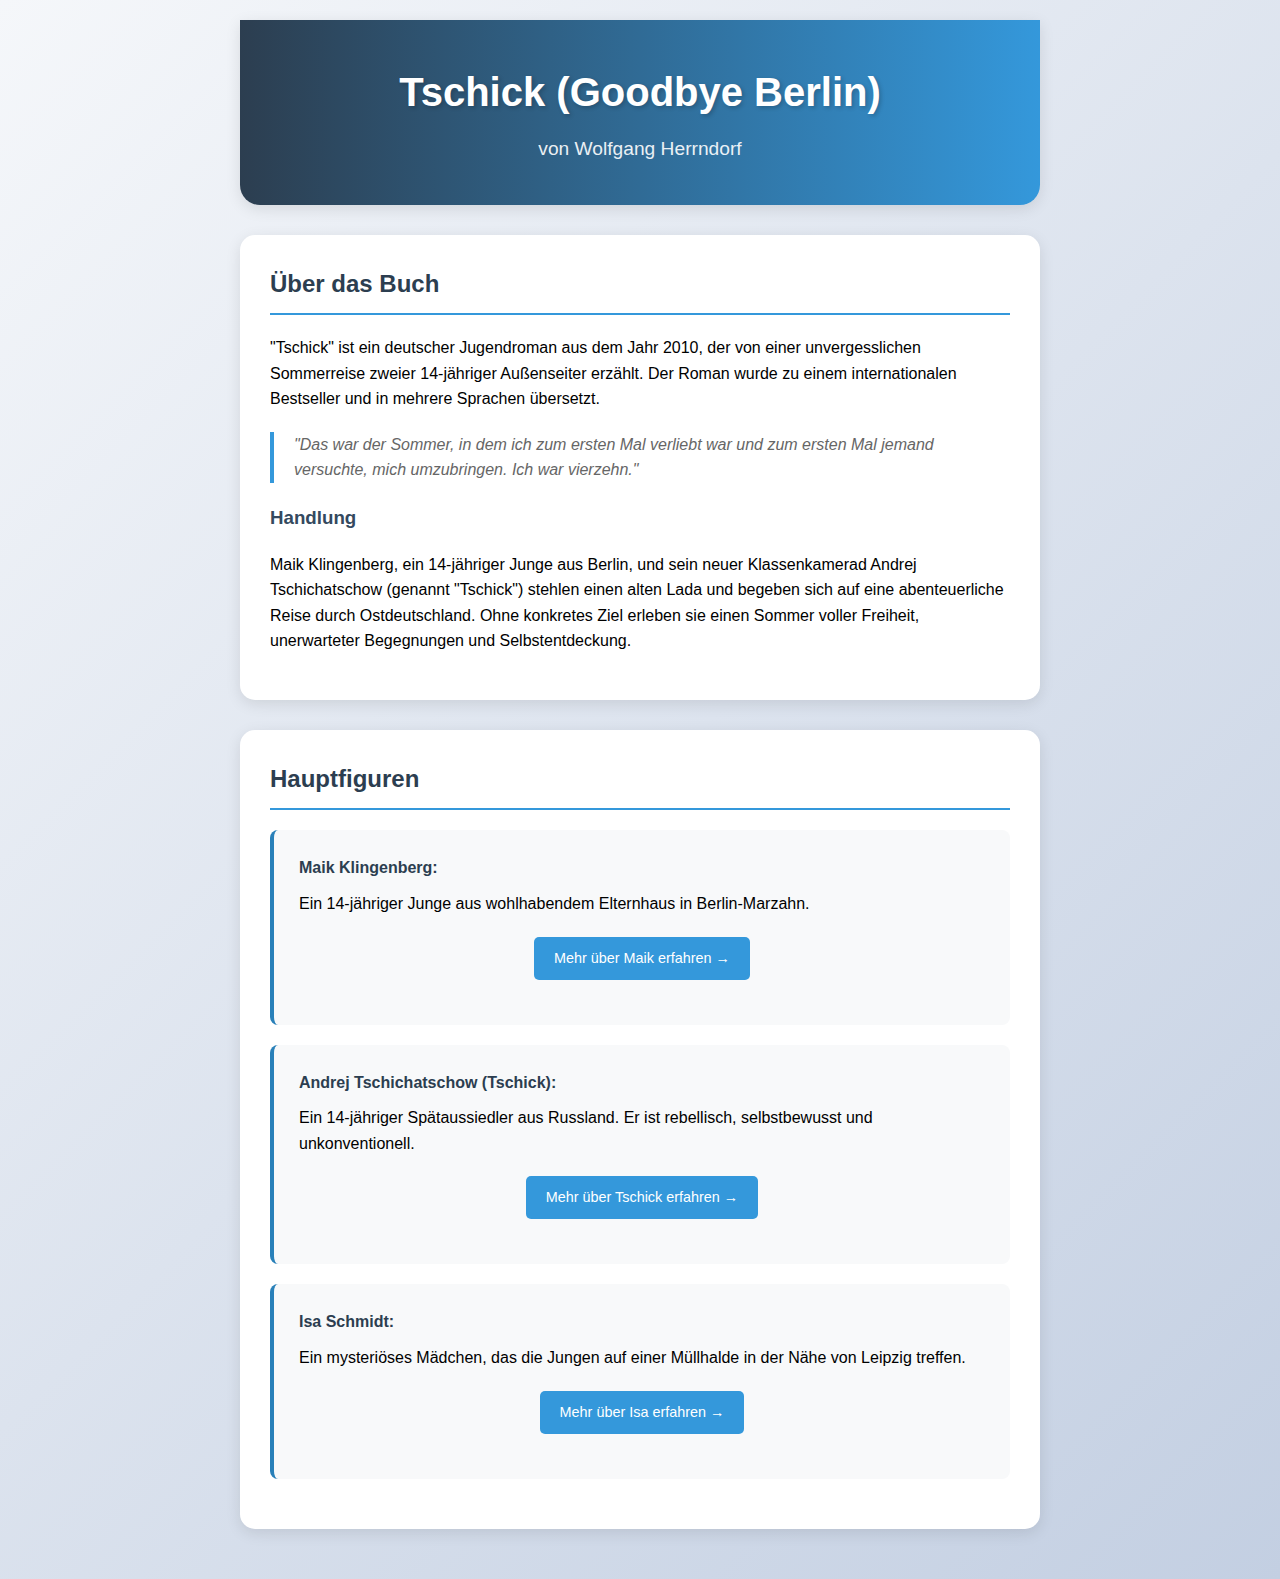
<file: index.html>
<!DOCTYPE html>
<html lang="de">
<head>
    <meta charset="UTF-8">
    <meta name="viewport" content="width=device-width, initial-scale=1.0">
    <title>Tschick (Goodbye Berlin)</title>
    <style>
        body {
            font-family: 'Segoe UI', Tahoma, Geneva, Verdana, sans-serif;
            line-height: 1.6;
            margin: 0;
            padding: 0;
            background: linear-gradient(135deg, #f5f7fa 0%, #c3cfe2 100%);
            min-height: 100vh;
        }

        .container {
            max-width: 800px;
            margin: 0 auto;
            padding: 20px;
        }

        .header {
            text-align: center;
            padding: 40px 20px;
            background: linear-gradient(to right, #2c3e50, #3498db);
            color: white;
            margin-bottom: 30px;
            border-radius: 0 0 20px 20px;
            box-shadow: 0 4px 15px rgba(0,0,0,0.1);
        }

        .header h1 {
            font-size: 2.5em;
            margin: 0;
            text-shadow: 2px 2px 4px rgba(0,0,0,0.2);
        }

        .header p {
            font-size: 1.2em;
            margin: 10px 0 0;
            opacity: 0.9;
        }

        .book-info, .characters {
            background-color: white;
            padding: 30px;
            border-radius: 15px;
            box-shadow: 0 4px 15px rgba(0,0,0,0.1);
            margin-bottom: 30px;
            transition: transform 0.3s ease;
        }

        .book-info:hover, .characters:hover {
            transform: translateY(-5px);
        }

        h2 {
            color: #2c3e50;
            border-bottom: 2px solid #3498db;
            padding-bottom: 10px;
            margin-top: 0;
        }

        h3 {
            color: #34495e;
        }

        ul {
            list-style-type: none;
            padding: 0;
        }

        li {
            padding: 15px;
            margin-bottom: 10px;
            background-color: #f8f9fa;
            border-radius: 8px;
            border-left: 4px solid #3498db;
        }

        strong {
            color: #2c3e50;
        }

        .quote {
            font-style: italic;
            color: #666;
            border-left: 4px solid #3498db;
            padding-left: 20px;
            margin: 20px 0;
        }

        @media (max-width: 600px) {
            .container {
                padding: 10px;
            }
            .header {
                padding: 20px;
            }
            .book-info, .characters {
                padding: 20px;
            }
        }

        .character-main {
            background-color: #e8f4fc;
            border-left: 4px solid #2980b9;
            padding: 20px;
        }
        
        .characters li {
            margin-bottom: 20px;
            transition: all 0.3s ease;
        }
        
        .characters li:hover {
            transform: translateX(10px);
            box-shadow: 0 2px 10px rgba(0,0,0,0.1);
        }

        .character-quotes {
            margin: 20px 0;
            padding: 15px;
            background-color: #f1f9ff;
            border-radius: 8px;
        }
        
        .character-quotes h4 {
            color: #2c3e50;
            margin-top: 0;
        }
        
        .character-quotes .quote {
            margin: 10px 0;
            padding: 10px 15px;
            background-color: white;
            border-radius: 6px;
            border-left: 3px solid #3498db;
        }
        
        .character-details {
            margin-top: 20px;
        }
        
        .traits-list {
            display: flex;
            flex-wrap: wrap;
            gap: 10px;
            margin-top: 10px;
        }
        
        .traits-list li {
            background-color: #e8f4fc;
            padding: 5px 15px;
            border-radius: 15px;
            font-size: 0.9em;
            margin: 0;
            border: none;
        }
        
        .character-main {
            background-color: #f8f9fa;
            border-left: 4px solid #2980b9;
            padding: 25px;
        }
        
        .character-main p {
            margin: 10px 0;
            line-height: 1.6;
        }

        .character-development {
            margin-top: 20px;
            padding: 15px;
            background-color: #f5f5f5;
            border-radius: 8px;
            border-left: 3px solid #27ae60;
        }
        
        .character-development h4 {
            color: #2c3e50;
            margin-top: 0;
        }

        .character-link {
            display: inline-block;
            padding: 10px 20px;
            background-color: #3498db;
            color: white;
            text-decoration: none;
            border-radius: 5px;
            transition: all 0.3s ease;
            font-size: 0.9em;
        }

        .character-link:hover {
            background-color: #2980b9;
            transform: translateX(5px);
        }
    </style>
</head>
<body>
    <div class="container">
        <div class="header">
            <h1>Tschick (Goodbye Berlin)</h1>
            <p>von Wolfgang Herrndorf</p>
        </div>

        <div class="book-info">
            <h2>Über das Buch</h2>
            <p>
                "Tschick" ist ein deutscher Jugendroman aus dem Jahr 2010, der von einer 
                unvergesslichen Sommerreise zweier 14-jähriger Außenseiter erzählt. 
                Der Roman wurde zu einem internationalen Bestseller und in mehrere Sprachen übersetzt.
            </p>
            
            <div class="quote">
                "Das war der Sommer, in dem ich zum ersten Mal verliebt war und zum ersten Mal jemand 
                versuchte, mich umzubringen. Ich war vierzehn."
            </div>
            
            <h3>Handlung</h3>
            <p>
                Maik Klingenberg, ein 14-jähriger Junge aus Berlin, und sein neuer 
                Klassenkamerad Andrej Tschichatschow (genannt "Tschick") stehlen einen 
                alten Lada und begeben sich auf eine abenteuerliche Reise durch 
                Ostdeutschland. Ohne konkretes Ziel erleben sie einen Sommer voller 
                Freiheit, unerwarteter Begegnungen und Selbstentdeckung.
            </p>
        </div>

        <div class="characters">
            <h2>Hauptfiguren</h2>
            <ul>
                <li class="character-main">
                    <strong>Maik Klingenberg:</strong>
                    <p>Ein 14-jähriger Junge aus wohlhabendem Elternhaus in Berlin-Marzahn. 
                    </p>
                    
                    <div style="text-align: center; margin: 20px 0;">
                        <a href="maik-character.html" class="character-link">
                            Mehr über Maik erfahren →
                        </a>
                    </div>
                </li>
                    
                <li class="character-main">
                    <strong>Andrej Tschichatschow (Tschick):</strong> 
                    <p>Ein 14-jähriger Spätaussiedler aus Russland. Er ist rebellisch, selbstbewusst und 
                    unkonventionell. </p>
                    <div style="text-align: center; margin: 20px 0;">
                        <a href="tschick-character.html" class="character-link">
                            Mehr über Tschick erfahren →
                        </a>
                    </div>
                </li>
                    
                <li class="character-main">
                    <strong>Isa Schmidt:</strong>
                    <p>Ein mysteriöses Mädchen, das die Jungen auf einer Müllhalde in der Nähe von 
                    Leipzig treffen.</p>
                    
                    <div style="text-align: center; margin: 20px 0;">
                        <a href="isa-character.html" class="character-link">
                            Mehr über Isa erfahren →
                        </a>
                    </div>
                </li>
            </ul>
        </div>
    </div>
</body>
</html>
</file>
